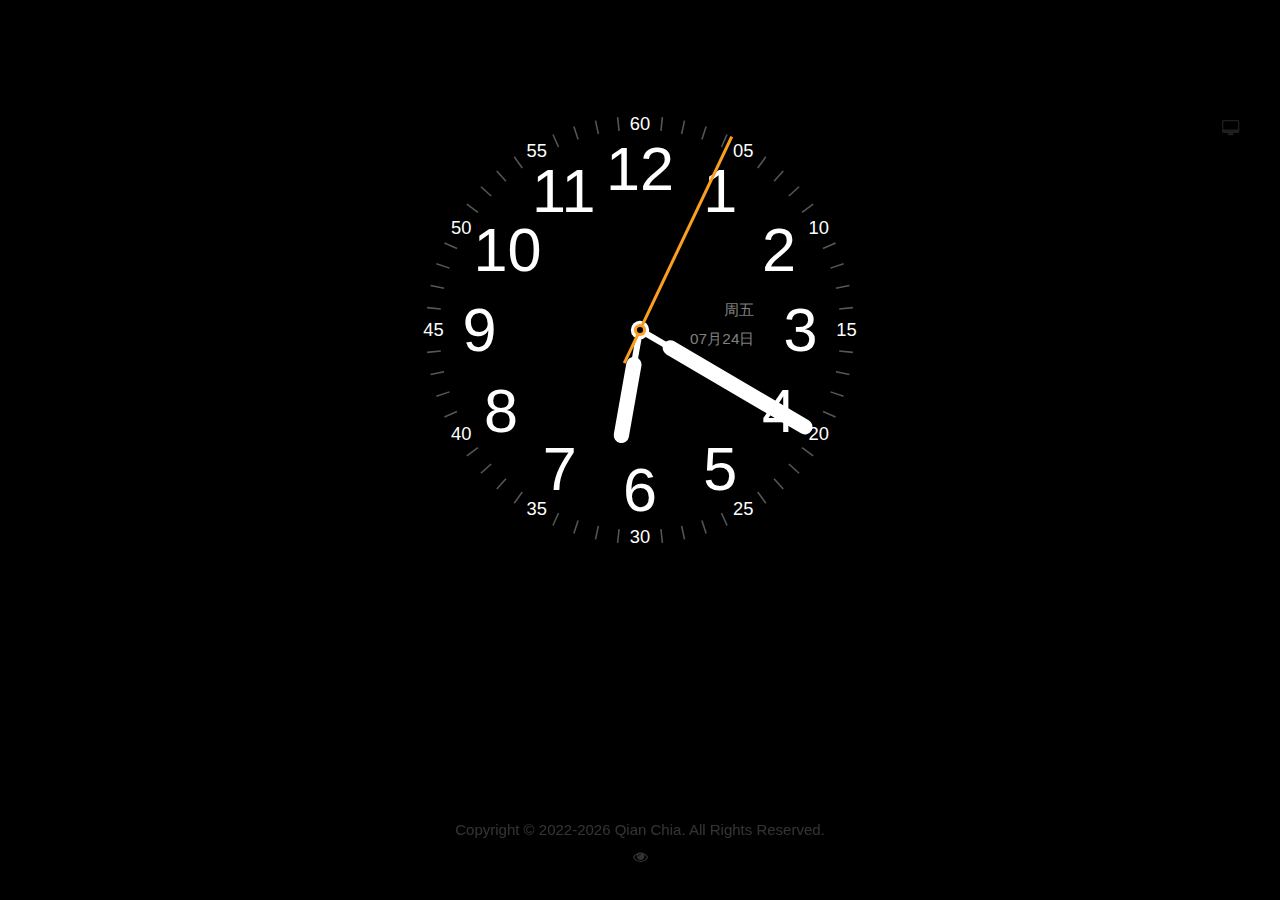
<file: index.html>
<!-- 
 * Copyright (C) Qian Chia Studio. All rights reserved.
 * Created by Qian Chia on 02/16/2022.
-->

<!DOCTYPE html>
<html>

<head>
    <meta charset="UTF-8">
    <title>Qian Chia's Clock</title>

    <link rel="stylesheet" href="./clock/index.css" media="screen" type="text/css" />
    <link rel="stylesheet" href="./clock/lib/css/font-awesome-4.3.0.min.css" />
    <link rel="stylesheet" href="./clock/lib/css/bootstrap-3.3.7.min.css" />

    <script src="./clock/lib/js/jquery-3.1.1.min.js"></script>
</head>

<body style="background-color:black">
    <noscript>
        <strong>We're sorry but this page doesn't work properly without JavaScript enabled. Please enable it to continue.</strong>
    </noscript>
    <iframe frameborder="0" src="./clock/index.html" width="100%" height="500px" scrolling="no" style="margin-top: 80px;"></iframe>

    <div class="frame_foot_copyright">
        <span id="copy-info"></span>
        <br />
        <span id="qian_container_page_pv">
            <i class="fa fa-eye"></i> <span id="qian_value_page_pv"></span>
        </span>
    </div>

    <script>
        var year = (new Date).getFullYear()
        if (year == 2022) {
            x = document.getElementById("copy-info");
            x.innerHTML = "Copyright © 2022 Qian Chia. All Rights Reserved.";
        } else {
            x = document.getElementById("copy-info");
            x.innerHTML = "Copyright © 2022-" + year + " Qian Chia. All Rights Reserved.";
        }
    </script>
    <script async src="https://repo.qianchia.com/qian-counter/counter.js"></script>
</body>

</html>
</file>
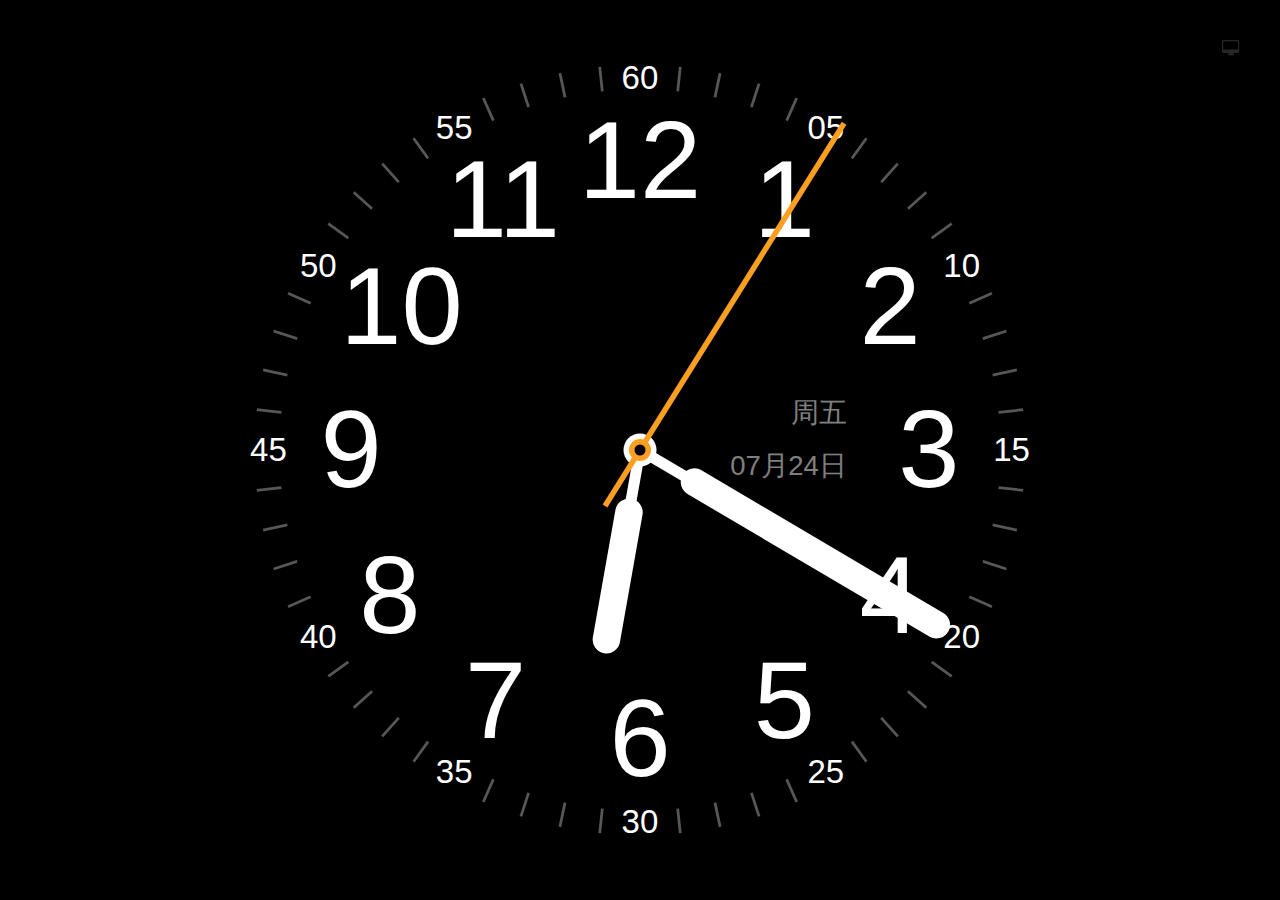
<file: clock/index.html>
<!-- 
 * Copyright (C) Qian Chia Studio. All rights reserved.
 * Created by Qian Chia on 02/16/2022.
-->

<!DOCTYPE html>

<html>

<head>
	<title>仿 Apple Watch 时钟</title>

	<meta charset="UTF-8" />
	<meta http-equiv="X-UA-Compatible" content="ie=edge" />
	<meta name="viewport" content="width=device-width, user-scalable=no, initial-scale=1.0, maximum-scale=1.0, minimum-scale=1.0" />

	<link rel="stylesheet" href="./index.css" media="screen" type="text/css" />
	<link rel="stylesheet" href="./lib/css/font-awesome-4.3.0.min.css" />

	<script src="./lib/js/jquery-3.1.1.min.js"></script>
</head>

<body>
	<noscript>
		<strong>We're sorry but this page doesn't work properly without JavaScript enabled. Please enable it to continue.</strong>
	</noscript>
	
	<div class="action">
		<div class="fullScreen" id="fullScreen">
			<i class="fa fa-desktop" aria-hidden="true"></i>
		</div>
		<div class="exitFullScreen" id="exitFullScreen" style="display: none;">
			<i class="fa fa-power-off" aria-hidden="true"></i>
		</div>
		<div class="styleSwitch" id="styleSwitch" style="display: none;">
			<i class="fa fa-exchange" aria-hidden="true"></i>
		</div>
		<div class="dateSwitch" id="dateSwitch" style="display: none;">
			<i class="fa fa-eye" aria-hidden="true"></i>
		</div>
	</div>

	<div class="fill">
		<div class="clock" id="utility-clock">
			<div class="centre" id="centre">
				<div class="dynamic"></div>
				<div class="expand round circle-1"></div>
				<div class="anchor hour">
					<div class="element thin-hand"></div>
					<div class="element fat-hand"></div>
				</div>
				<div class="anchor minute">
					<div class="element thin-hand"></div>
					<div class="element fat-hand minute-hand"></div>
				</div>
				<div class="anchor second">
					<div class="element second-hand"></div>
				</div>
				<div class="expand round circle-2"></div>
				<div class="expand round circle-3"></div>

				<div class="dates" id="dates" style="display: none;">
					<div class="clock-week" id="clock-week"></div>
					<div class="clock-date" id="clock-date"></div>
				</div>
			</div>

			<div class="line" style="display: none;">
				<div class="line-dates" id="line-dates" style="display: none;"></div>
				<div class="line-time" id="line-time">
					<span class="line-hm" id="line-hm"></span>
					<span class="line-s" id="line-s"></span>
				</div>
			</div>
		</div>
	</div>
	
	<script src="./lib/js/until.js"></script>
	<script src="./index.js"></script>

	<script>
		var style = 0;
		var isShowDates = 1;
		var isShowLunarDates = 0;
		var isExitComplexStyle = 0;

		var styleKey = "Clock-style";
		var isShowDatesKey = "Clock-isShowDates";
		var isShowFullClockKey = "Clock-isShowFullClock";
		var isExitComplexStyleKey = "Clock-isExitComplexStyle";

		$(function () {

			let styleCache = getLocalStorageData(styleKey);
			if (styleCache != null) {
				style = styleCache;
			}

			let isShowDatesCache = getLocalStorageData(isShowDatesKey);
			if (isShowDatesCache != null) {
				isShowDates = isShowDatesCache;
			}

			// console.log("initial:", getLocalStorageData(isExitComplexStyleKey));

			let isExitComplexStyleCache = getLocalStorageData(isExitComplexStyleKey);
			if (isExitComplexStyleCache != null && isExitComplexStyleCache != 0) {
				$("#fullScreen").css("display", "none");
				$("#exitFullScreen").css("display", "");
				if (isExitComplexStyleCache == 2) {
					$(".styleSwitch").css("display", "");
					$(".dateSwitch").css("display", "");
				}
				setLocalStorageData(isExitComplexStyleKey, 0);
				showCentreStyle();
				fullScreen();
			}

			initialIsShowDates();
			initialShowDates();

			// 显示样式切换

			$("#styleSwitch").on("click", function () {
				switchShowStyle();
			})

			// $("#centre").on("click", function () {
			// 	var isFull = !!(document.webkitIsFullScreen || document.mozFullScreen ||
			// 		document.msFullscreenElement || document.fullscreenElement
			// 	);
			// 	if (isFull == false) {
			// 		fullScreen();
			// 	} else {
			// 		switchShowStyle();
			// 	}
			// })

			// $("#line-time").on("click", function () {
			// 	switchShowStyle();
			// })

			function switchShowStyle() {
				switch (style) {
					case 0:
						style = 1;
						setLocalStorageData(styleKey, style);
						showLineStyle();
						break;
					case 1:
						var browser = getBrowserInfo();
						if (browser == "Chrome" || browser == "Edge") {
							style = 2;
							setLocalStorageData(styleKey, style);
							showFlipStyle();
						} else {
							style = 0;
							setLocalStorageData(styleKey, style);
							showCentreStyle();
						}
						break;
					// case 2:
					//   style = 3;
					//   setLocalStorageData(styleKey, style);
					//   showChineseStyle();
					//   break;
					// case 3:
					//   style = 0;
					//   setLocalStorageData(styleKey, style);
					//   showCentreStyle();
					//   break;
					case 2:
					case 3:
						setLocalStorageData(isShowFullClockKey, 1);
						style = 1;
						setLocalStorageData(styleKey, style);
						showLineStyle();
						break;
				}
			}

			// 是否显示日期切换
			$("#dateSwitch").on("click", function () {
				switch (isShowDates) {
					case 0:
						isShowDates = 1;
						setLocalStorageData(isShowDatesKey, isShowDates);
						showDates();
						break;
					case 1:
						isShowDates = 0;
						setLocalStorageData(isShowDatesKey, isShowDates);
						hideDates();
						break;
				}
			})

			// 日期样式切换

			$("#dates").on("click", function () {
				switch (isShowLunarDates) {
					case 0:
						isShowLunarDates = 1;
						break;
					case 1:
						isShowLunarDates = 0;
						break;
				}
				updateDates();
			})

			$("#line-dates").on("click", function () {
				switch (isShowLunarDates) {
					case 0:
						isShowLunarDates = 1;
						break;
					case 1:
						isShowLunarDates = 0;
						break;
				}
				updateDates();
			})

			// 全屏
			$("#fullScreen").on("click", function () {
				// $(".clock").css("display", "");
				fullScreen();
			})

			// 退出全屏
			$("#exitFullScreen").on("click", function () {
				// $(".clock").css("display", "none");
				let isShowFullClock = getLocalStorageData(isShowFullClockKey);
				if (isShowFullClock == 0 && (style == 2 || style == 3)) {
					switch (style) {
						case 2:
							setLocalStorageData(isShowFullClockKey, 1);
						  	setLocalStorageData(styleKey, style);
						  	showFlipStyle();
						  	break;
						case 3:
							setLocalStorageData(isShowFullClockKey, 1);
						  	setLocalStorageData(styleKey, style);
						  	showChineseStyle();
						  	break;
					}
				} else {
					exitFullscreen();
					showCentreStyle();
				}
			})
		})

		// 监听 window 是否全屏，并进行相应的操作,支持 esc 键退出
		window.onresize = function () {
			var isFull = !!(document.webkitIsFullScreen || document.mozFullScreen ||      // !document.webkitIsFullScreen 都为 true。因此用!!
				document.msFullscreenElement || document.fullscreenElement
			);
			if (isFull == false) {
				// $(".clock").css("display", "none");
				$(".centre").css("display", "");
				$(".line").css("display", "none");
				
				let isShowFullClock = getLocalStorageData(isShowFullClockKey);
				if (isShowFullClock == 0 && (style == 2 || style == 3)) {
					$("#fullScreen").css("display", "none");
					$("#exitFullScreen").css("display", "");
					$(".styleSwitch").css("display", "");
					$(".dateSwitch").css("display", "");
				} else {
					$("#fullScreen").css("display", "");
					$("#exitFullScreen").css("display", "none");
					$(".styleSwitch").css("display", "none");
					$(".dateSwitch").css("display", "none");
				}

				showCentreStyle();
				setLocalStorageData(isShowFullClockKey, 0);
			} else {
				// $(".clock").css("display", "");
				$("#fullScreen").css("display", "none");
				$("#exitFullScreen").css("display", "");
				$(".styleSwitch").css("display", "");
				$(".dateSwitch").css("display", "");

				initialStyle();
				setLocalStorageData(isShowFullClockKey, 1);
			}

			initialIsShowDates();
		}

		// 显示样式

		function initialStyle() {
			switch (style) {
				case 0:
					showCentreStyle();
					break;
				case 1:
					showLineStyle();
					break;
				case 2:
					showFlipStyle();
					break;
				case 3:
					showChineseStyle();
					break;
			}
		}

		function showCentreStyle() {
			$(".centre").css("display", "");
			$(".line").css("display", "none");
		}

		function showLineStyle() {
			$(".centre").css("display", "none");
			$(".line").css("display", "");
		}

		function showFlipStyle() {
			$(".centre").css("display", "none");
			$(".line").css("display", "none");

			window.location = "./flip/index.html";
		}

		function showChineseStyle() {
			$(".centre").css("display", "none");
			$(".line").css("display", "none");

			window.location = "./chinese/index.html";
		}

		// 是否显示日期

		function initialIsShowDates() {
			let isShowFullClock = getLocalStorageData(isShowFullClockKey);
			if (isShowFullClock == 1) {
				switch (isShowDates) {
					case 0:
						hideDates();
						break;
					case 1:
						showDates();
						break;
				}
			} else {
				showDates();
			}
		}

		function showDates() {
			$(".dates").css("display", "");
			$(".line-dates").css("display", "");
		}

		function hideDates() {
			$(".dates").css("display", "none");
			$(".line-dates").css("display", "none");
		}

		// 更新日期时间

		function initialShowDates() {
			updateDates();
			var timer = window.setInterval(function () {
				updateDates();
			}, 1 * 1000);      // 1 秒钟
		}

		function updateDates() {

			var weeks = ['日', '一', '二', '三', '四', '五', '六'];

			var now = new Date();
			var week = '周' + weeks[now.getDay()];
			var month = ((now.getMonth() + 1 < 10) ? ('0' + (now.getMonth() + 1)) : (now.getMonth() + 1)) + '月';
			var day = ((now.getDate() < 10) ? ('0' + now.getDate()) : now.getDate()) + '日';
			
			if (isShowLunarDates == 1) {
				month = formatDateM_lunar_A(now);
				day = formatDateD_lunar_A(now);
				if (day.indexOf("初" != -1)) {
					day = day.replace("日", "");
				}
			}
			
			var hours = ((now.getHours() < 10) ? ('0' + now.getHours()) : now.getHours());
			var minutes = ((now.getMinutes() < 10) ? ('0' + now.getMinutes()) : now.getMinutes());
			var seconds = ((now.getSeconds() < 10) ? ('0' + now.getSeconds()) : now.getSeconds());

			document.getElementById("clock-week").innerHTML = week;
			document.getElementById("clock-date").innerHTML = month + day;

			document.getElementById("line-dates").innerHTML = month + day + ' ' + week;
			document.getElementById("line-hm").innerHTML = hours + ':' + minutes;
			document.getElementById("line-s").innerHTML = seconds;
		}

		// 进入全屏
		function fullScreen() {
			var element = document.documentElement;
			if (element.requestFullscreen) {
				element.requestFullscreen();
			} else if (element.msRequestFullscreen) {
				element.msRequestFullscreen();
			} else if (element.mozRequestFullScreen) {
				element.mozRequestFullScreen();
			} else if (element.webkitRequestFullscreen) {
				element.webkitRequestFullscreen();
			}
		}

		// 退出全屏 
		function exitFullscreen() {
			if (document.exitFullscreen) {
				document.exitFullscreen();
			} else if (document.msExitFullscreen) {
				document.msExitFullscreen();
			} else if (document.mozCancelFullScreen) {
				document.mozCancelFullScreen();
			} else if (document.webkitExitFullscreen) {
				document.webkitExitFullscreen();
			}
		}

		// 通过内核判断各种浏览器 | 区分 360 与谷歌
		function getBrowserInfo() {
			var ua = navigator.userAgent.toLocaleLowerCase();
			// console.log("browser:", ua);
			var browserType = null;
			if (ua.match(/edg/) != null) {
				browserType = "Edge";
			} else if (ua.match(/msie/) != null || ua.match(/trident/) != null) {
				browserType = "IE";
				browserVersion = ua.match(/msie ([\d.]+)/) != null ? ua.match(/msie ([\d.]+)/)[1] : ua.match(/rv:([\d.]+)/)[1];
			} else if (ua.match(/firefox/) != null) {
				browserType = "火狐";
			} else if (ua.match(/ubrowser/) != null) {
				browserType = "UC";
			} else if (ua.match(/opera/) != null) {
				browserType = "欧朋";
			} else if (ua.match(/bidubrowser/) != null) {
				browserType = "百度";
			} else if (ua.match(/metasr/) != null) {
				browserType = "搜狗";
			} else if (ua.match(/tencenttraveler/) != null || ua.match(/qqbrowse/) != null) {
				browserType = "QQ";
			} else if (ua.match(/maxthon/) != null) {
				browserType = "遨游";
			} else if (ua.match(/chrome/) != null) {
				var is360 = _mime("type", "application/vnd.chromium.remoting-viewer");
				function _mime(option, value) {
					var mimeTypes = navigator.mimeTypes;
					for (var mt in mimeTypes) {
						if (mimeTypes[mt][option] == value) {
							return true;
						}
					}
					return false;
				}
				if (is360) {
					browserType = '360';
				} else {
					browserType = 'Chrome';
				}
			} else if (ua.match(/safari/) != null) {
				browserType = "Safari";
			}
			return browserType;
		}
	</script>
</body>

</html>
</file>
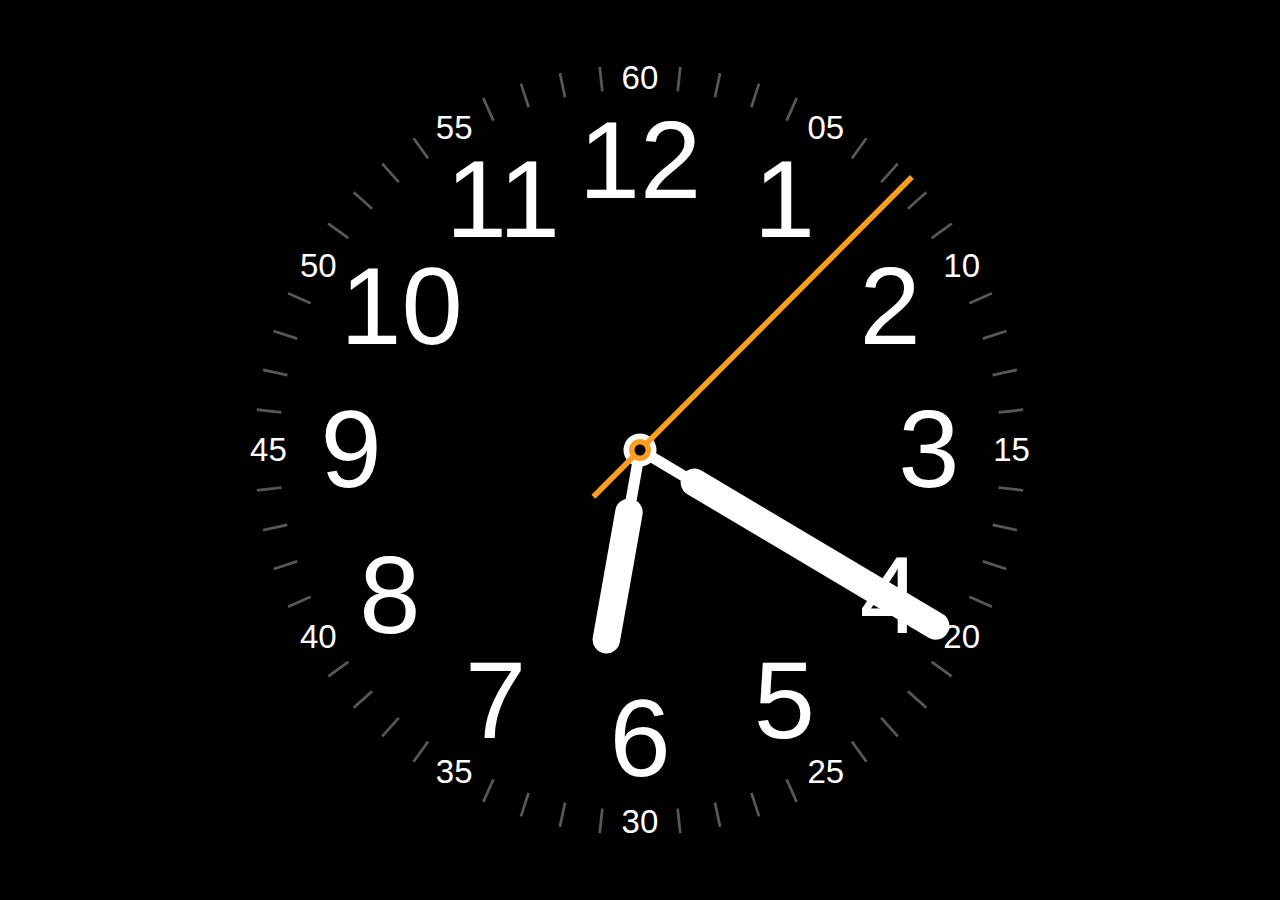
<file: clock/flip/index.html>
<!-- 
 * Copyright (C) Qian Chia Studio. All rights reserved.
 * Created by Qian Chia on 02/20/2022.
-->

<!-- <!DOCTYPE html> -->

<html>

<head>
	<title>Flip Clock</title>

	<meta charset="UTF-8" />
	<meta http-equiv="Content-Type" content="text/html; charset=utf-8" />
	<meta name="viewport" content="width=device-width, initial-scale=1" />

	<link rel="stylesheet" href="./index.css" media="screen" type="text/css" />
	<link rel="stylesheet" href="../lib/css/font-awesome-4.3.0.min.css" />

	<script src="../lib/js/jquery-3.1.1.min.js"></script>
</head>

<body>
	<noscript>
		<strong>We're sorry but this page doesn't work properly without JavaScript enabled. Please enable it to continue.</strong>
	</noscript>
	
	<div class="action">
		<div class="exitFullScreen" id="exitFullScreen">
			<i class="fa fa-power-off" aria-hidden="true"></i>
		</div>
		<div class="styleSwitch" id="styleSwitch">
			<i class="fa fa-exchange" aria-hidden="true"></i>
		</div>
		<div class="dateSwitch" id="dateSwitch">
			<i class="fa fa-eye" aria-hidden="true"></i>
		</div>
	</div>

	<div id="box">
		<div id="content">
			<div class="clock" id="flipclock"></div>
			<h1 class="date" id='ShowDate' style="display: none;"></h1>
		</div>	
	</div>

	<script src="../lib/js/until.js"></script>
	<script src="./index.js"></script>

	<script type="text/javascript">
		// mobile
		// if(/Android|webOS|iPhone|iPod|BlackBerry/i.test(navigator.userAgent)) {
		// 	document.getElementById('flipclock').setAttribute("style","zoom:1.5;");
		// 	document.getElementById('ShowDate').setAttribute("style","zoom:1.5;");
		// }
		document.getElementById('flipclock').setAttribute("style", "zoom:4.0;");
		document.getElementById('ShowDate').setAttribute("style", "zoom:2.7;");

		var clock;
		var styleKey = "Clock-style";
		var isShowDates = 1;
		var isShowLunarDates = 0;
		var isShowDatesKey = "Clock-isShowDates";
		var isShowFullClockKey = "Clock-isShowFullClock";

		$(document).ready(function () {

			clock = $('.clock').FlipClock({
				// clockFace: 'TwelveHourClock',				// 12 小时制
				clockFace: 'TwentyFourHourClock',			// 24 小时制
				showSeconds: false
			});

			var dates = document.querySelector('#box');
			autoResize(dates, 295 + 32 + 32 + 600);

			let isShowDatesCache = getLocalStorageData(isShowDatesKey);
			if (isShowDatesCache != null) {
				isShowDates = isShowDatesCache;
			}

			initialShowDates();
			initialIsShowDates();

			// 显示样式切换

			$("#styleSwitch").on("click", function () {
				switchShowStyle();
			})

			// $("#flipclock").on("click", function () {
			// 	switchShowStyle();
			// })

			function switchShowStyle() {
				showChineseStyle();
			}

			// 是否显示日期切换
			$("#dateSwitch").on("click", function () {
				switch (isShowDates) {
					case 0:
						isShowDates = 1;
						setLocalStorageData(isShowDatesKey, isShowDates);
						showDates();
						break;
					case 1:
						isShowDates = 0;
						setLocalStorageData(isShowDatesKey, isShowDates);
						hideDates();
						break;
				}
			})

			// 日期样式切换

			$("#ShowDate").on("click", function () {
				switch (isShowLunarDates) {
					case 0:
						isShowLunarDates = 1;
						break;
					case 1:
						isShowLunarDates = 0;
						break;
				}
				updateDates();
			})

			// 退出全屏
			$("#exitFullScreen").on("click", function () {
				exitFullscreen();
				// showCentreStyle();
			})
		});

		function autoResize(element, nativeSize) {

			var update = function () {
				var scale = Math.min(window.innerWidth, window.innerHeight) / nativeSize
				element.style.transform = element.style.webkitTransform = 'scale(' + scale.toFixed(3) + ')'
			}
			update()
			window.addEventListener('resize', update)
		}

		// 更新日期时间

		function initialShowDates() {
			updateDates();
			var i = 0
			var timer = window.setInterval(function () {
				i++;
				if (i == 60) {
					updateDates();
					i = 0;
				}
				if (i % 2 == 0) {
					$(".flip-clock-dot").css("background", "rgba(170, 170, 170, 0.9)");
				} else {
					$(".flip-clock-dot").css("background", "rgba(170, 170, 170, 1.0)");
				}
			}, 1 * 1000);      // 1 秒钟
		}

		function updateDates() {

			setDate();
		}

		function setDate() {
			var month = ['Jan.', 'Feb.', 'Mar.', 'Apr.', 'May', 'June', 'Jul.', 'Aug.', 'Sept.', 'Oct.', 'Nov.', 'Dec.'];
			var week = ['Sun.', 'Mon.', 'Tues.', 'Wed.', 'Thur.', 'Fri.', 'Sat.'];
			var d = new Date();

			var month = ((d.getMonth() + 1) < 10 ? ('0' + (d.getMonth() + 1)) : (d.getMonth() + 1)) + "月";
			var day = (d.getDate() < 10 ? ('0' + d.getDate()) : d.getDate()) + "日";
			
			if (isShowLunarDates == 1) {
				month = formatDateM_lunar_A(d);
				day = formatDateD_lunar_A(d);
				if (day.indexOf("初" != -1)) {
					day = day.replace("日", "");
				}
			}

			document.getElementById('ShowDate').innerHTML = month + day + ' 周' + '日一二三四五六'.charAt(new Date().getDay());
			// document.getElementById('ShowDate').innerHTML = week[d.getDay()] + " " + month[d.getMonth()] + " " + d.getDate() + ", " + d.getFullYear();
		}

		// 是否显示日期

		function initialIsShowDates() {
			switch (isShowDates) {
				case 0:
					hideDates();
					break;
				case 1:
					showDates();
					break;
			}
		}

		function showDates() {
			$(".date").css("display", "");
		}

		function hideDates() {
			$(".date").css("display", "none");
		}

		// 显示样式

		function showCentreStyle() {
			style = 0;
			setLocalStorageData(styleKey, style);
			pushBackPage(2);
		}

		function showChineseStyle() {
			style = 3;
			setLocalStorageData(styleKey, style);

			window.location = "../chinese/index.html";
		}

		// 返回上一页
		function pushBackPage(key) {
			var isExitComplexStyleKey = "Clock-isExitComplexStyle";
			setLocalStorageData(isExitComplexStyleKey, key);

			window.location.href = "..";
		}

		// 退出全屏 
		function exitFullscreen() {
			pushBackPage(1);
		}

		// 监听 window 是否全屏，并进行相应的操作,支持 esc 键退出
		window.onresize = function () {
			var isFull = !!(document.webkitIsFullScreen || document.mozFullScreen ||      // !document.webkitIsFullScreen 都为 true。因此用!!
				document.msFullscreenElement || document.fullscreenElement
			);
			if (isFull == false) {
				pushBackPage(0);
				setLocalStorageData(isShowFullClockKey, 0);
			} else {
				setLocalStorageData(isShowFullClockKey, 1);
			}
		}
	</script>
</body>

</html>
</file>
<file: clock/index.css>
/**  
 * Copyright (C) Qian Chia Studio. All rights reserved.
 * Created by Qian Chia on 02/16/2022.
 */

body {
    background: black;
}

:-webkit-full-screen {
    background: black !important;
}

.action {
    display: block;
    position: fixed;
    top: 40px;
    right: 40px;
    width: 20px;
    height: auto;
    text-align: center;
    color: rgba(255, 255, 255, 0.15);
    /* border: 1px solid red; */
    z-index: 1000;
}

.action .fullScreen {
    display: block;
    width: 20px; 
    height: 20px;
    cursor: pointer;
}

.action .exitFullScreen {
    display: block;
    width: 20px; 
    height: 20px;
    cursor: pointer;
}

.action .styleSwitch {
    display: block;
    margin-top: 35px;
    width: 20px; 
    height: 20px;
    cursor: pointer;
}

.action .dateSwitch {
    display: block;
    margin-top: 35px;
    width: 20px; 
    height: 20px;
    cursor: pointer;
}

.clock {
    position: absolute;
    opacity: 1;
}

.fill .clock {
    left: 50%;
    top: 50%;
}

.centre {
    position: absolute;
    top: 50%;
    left: 50%;
    width: 0;
    height: 0;
    /* cursor: pointer; */
}

.expand {
    position: absolute;
    top: 0;
    left: 0;
    transform: translate(-50%, -50%);
}

.anchor {
    position: absolute;
    top: 0;
    left: 0;
    width: 0;
    height: 0;
}

.element {
    position: absolute;
    top: 0;
    left: 0;
}

.round {
    border-radius: 296px;
}

.circle-1 {
    background: white;
    width: 12px;
    height: 12px;
}

.circle-2 {
    background: #FA9F22;
    width: 8px;
    height: 8px;
}

.circle-3 {
    background: black;
    width: 4px;
    height: 4px;
}

.second {
    transform: rotate(180deg);
}

.minute {
    transform: rotate(54deg);
}

.second-hand {
    width: 2px;
    height: 164px;
    background: #FA9F22;
    transform: translate(-50%,-100%) translateY(24px);
}

.hour {
    transform: rotate(304.5deg);
}

.thin-hand {
    width: 4px;
    height: 50px;
    background: white;
    transform: translate(-50%,-100%);
}

.fat-hand {
    width: 10px;
    height: 57px;
    border-radius: 10px;
    background: white;
    transform: translate(-50%,-100%) translateY(-18px);
}

.minute-hand {
    height: 112px;
}

.hour-text {
    position: absolute;
    font: 40px Hei, Helvetica, Arial, sans-serif;
    color: white;
    transform: translate(-50%,-50%);
}

.hour-10 {
    padding-left: 0.4ex;
}
.hour-11 {
    padding-left: 0.25ex;
}

.minute-text {
    position: absolute;
    font: 12px Avenir Next, Helvetica, Arial, sans-serif;
    color: white;
    transform: translate(-50%,-50%);
}

.minute-line {
    background: white;
    width: 1px;
    height: 9px;
    transform: translate(-50%,-100%) translateY(-131px);
    opacity: 0.34;
}

.dates {
    width: 75px;
    text-align: right;
    margin-top: -20px;
    font: 10px Avenir Next, Helvetica, Arial, sans-serif;
    color: rgba(255, 255, 255, 0.5);
}

.dates .clock-week {
}

.dates .clock-date {
    margin-top: 5px;
}

.line {
    margin-left: -90px;
    margin-top: -40px;
    text-align: center;
    color: rgba(255, 255, 255, 0.9);
}

.line .line-time {
    /* cursor: pointer; */
}

.line .line-dates {
    font: 20px Avenir Next, Helvetica, Arial, sans-serif;
}

.line .line-hm {
    font-weight: bold;
    font: 120px Avenir Next, Helvetica, Arial, sans-serif;
}

.line .line-s {
    font: 30px Avenir Next, Helvetica, Arial, sans-serif;
}

@media screen and (max-width: 1368px) {
    .line {
        margin-left: -80px;
        margin-top: -45px;
    }

    .line .line-dates {
        font: 15px Avenir Next, Helvetica, Arial, sans-serif;
    }
    
    .line .line-hm {
        font-weight: bold;
        font: 95px Avenir Next, Helvetica, Arial, sans-serif;
    }
    
    .line .line-s {
        font: 25px Avenir Next, Helvetica, Arial, sans-serif;
    }
}

@media screen and (max-width: 1024px) {
    .line {
        margin-left: -95px;
        margin-top: -50px;
    }
    .line .line-dates {
        font: 20px Avenir Next, Helvetica, Arial, sans-serif;
    }
    
    .line .line-hm {
        font-weight: bold;
        font: 100px Avenir Next, Helvetica, Arial, sans-serif;
    }
    
    .line .line-s {
        font: 30px Avenir Next, Helvetica, Arial, sans-serif;
    }
}

@media screen and (max-width: 915px) {
    .line {
        margin-left: -120px;
        margin-top: -55px;
    }
}

/**
 * copyright
 */

.frame_foot_copyright {
    display: flex;
    position: fixed;
    bottom: 30px;
    width: 100%;
    line-height: 27px;
    display: block;
    text-align: center;
    color: rgba(255, 255, 255, 0.2);
    font-size: 15px;
}
</file>
<file: clock/flip/index.css>
/**  
 * Copyright (C) Qian Chia Studio. All rights reserved.
 * Created by Qian Chia on 02/20/2022.
 */

* {
    margin: 0;
    padding: 0;
}

body {
    display: flex;
    text-align: center;
    justify-content: center;
    align-items: center;
    /*min-height: 100vh;*/
    background: #000;
}

#menu {
    /* display: block; */
    float: right;
    margin-top: calc(-30%);
    margin-right: calc(-54px);
}

.action {
    display: block;
    position: fixed;
    top: 40px;
    right: 40px;
    width: 20px;
    height: auto;
    padding-top: 3px;
    text-align: center;
    color: rgba(255, 255, 255, 0.15);
    /* border: 1px solid red; */
    z-index: 1000;
}

.action .exitFullScreen {
    display: block;
    width: 20px;
    height: 20px;
    cursor: pointer;
}

.action .styleSwitch {
    display: block;
    margin-top: 35px;
    width: 20px;
    height: 20px;
    cursor: pointer;
}

.action .dateSwitch {
    display: block;
    margin-top: 35px;
    width: 20px;
    height: 20px;
    cursor: pointer;
}

.clock {
    /* width: 100%; */
    /* zoom: 4; */
    /* cursor: pointer; */
}

.flip-clock-dot {
    background: #aaa;
    /*background: #ffffff;*/
}

.flip-clock-meridium a {
    color: #aaa;
    /*color: #ffffff;*/
}

h1 {
    /* font-family: "Microsoft YaHei"; */
    /* font-family: "Helvetica Neue", Helvetica, sans-serif; */
    font-family: sans-serif, Times, TimesNR, 'New Century Schoolbook', Georgia, 'New York', serif;
    color: #aaa;
    text-align: center;
    zoom: 4;
}

#box {
    display: table;
}

#content {
    /*color: #fff;*/
    text-align: center;
    display: table-cell;
    vertical-align: middle;
}

#mask {
    width: 100%;
    height: 100%;
    background: rgba(0, 0, 0, 0.5);
    position: absolute;
    z-index: 10;
    top: 0;
    left: 0;
}

/* Get the bourbon mixin from http://bourbon.io */
/* Reset */
.flip-clock-wrapper * {
    -webkit-box-sizing: border-box;
    -moz-box-sizing: border-box;
    -ms-box-sizing: border-box;
    -o-box-sizing: border-box;
    box-sizing: border-box;
    -webkit-backface-visibility: hidden;
    -moz-backface-visibility: hidden;
    -ms-backface-visibility: hidden;
    -o-backface-visibility: hidden;
    backface-visibility: hidden;
}

.flip-clock-wrapper a {
    /* cursor: pointer; */
    text-decoration: none;
    color: #aaa;
}

/* .flip-clock-wrapper a:hover {
  color: #fff; } */

.flip-clock-wrapper ul {
    list-style: none;
}

.flip-clock-wrapper.clearfix:before,
.flip-clock-wrapper.clearfix:after {
    content: " ";
    display: table;
}

.flip-clock-wrapper.clearfix:after {
    clear: both;
}

.flip-clock-wrapper.clearfix {
    *zoom: 1;
}

/* Main */
.flip-clock-wrapper {
    font: normal 11px "Helvetica Neue", Helvetica, sans-serif;
    -webkit-user-select: none;
}

.flip-clock-meridium {
    background: none !important;
    box-shadow: 0 0 0 !important;
    font-size: 36px !important;
}

.flip-clock-meridium a {
    color: #313333;
}

.flip-clock-wrapper {
    text-align: center;
    position: relative;
    width: 100%;
    margin: 1em;
}

.flip-clock-wrapper:before,
.flip-clock-wrapper:after {
    content: " ";
    /* 1 */
    display: table;
    /* 2 */
}

.flip-clock-wrapper:after {
    clear: both;
}

/* Skeleton */
.flip-clock-wrapper ul {
    position: relative;
    float: left;
    margin: 5px;
    width: 60px;
    height: 90px;
    font-size: 80px;
    font-weight: bold;
    line-height: 87px;
    border-radius: 6px;
    background: #000;
}

.flip-clock-wrapper ul li {
    z-index: 1;
    position: absolute;
    left: 0;
    top: 0;
    width: 100%;
    height: 100%;
    line-height: 87px;
    text-decoration: none !important;
}

.flip-clock-wrapper ul li:first-child {
    z-index: 2;
}

.flip-clock-wrapper ul li a {
    display: block;
    height: 100%;
    -webkit-perspective: 200px;
    -moz-perspective: 200px;
    perspective: 200px;
    margin: 0 !important;
    overflow: visible !important;
    cursor: default !important;
}

.flip-clock-wrapper ul li a div {
    z-index: 1;
    position: absolute;
    left: 0;
    width: 100%;
    height: 50%;
    font-size: 80px;
    overflow: hidden;
    outline: 1px solid transparent;
}

.flip-clock-wrapper ul li a div .shadow {
    position: absolute;
    width: 100%;
    height: 100%;
    z-index: 2;
}

.flip-clock-wrapper ul li a div.up {
    -webkit-transform-origin: 50% 100%;
    -moz-transform-origin: 50% 100%;
    -ms-transform-origin: 50% 100%;
    -o-transform-origin: 50% 100%;
    transform-origin: 50% 100%;
    top: 0;
}

.flip-clock-wrapper ul li a div.up:after {
    content: "";
    position: absolute;
    top: 44px;
    left: 0;
    z-index: 5;
    width: 100%;
    height: 3px;
    background-color: #000;
    /* background-color: rgba(0, 0, 0, 0.4);  */
}

.flip-clock-wrapper ul li a div.down {
    -webkit-transform-origin: 50% 0;
    -moz-transform-origin: 50% 0;
    -ms-transform-origin: 50% 0;
    -o-transform-origin: 50% 0;
    transform-origin: 50% 0;
    bottom: 0;
    border-bottom-left-radius: 6px;
    border-bottom-right-radius: 6px;
}

.flip-clock-wrapper ul li a div div.inn {
    position: absolute;
    left: 0;
    z-index: 1;
    width: 100%;
    height: 200%;
    color: #aaa;
    text-shadow: 0 1px 2px #000;
    text-align: center;
    background-color: #222;
    border-radius: 6px;
    font-size: 70px;
}

.flip-clock-wrapper ul li a div.up div.inn {
    top: 0;
}

.flip-clock-wrapper ul li a div.down div.inn {
    bottom: 0;
}

/* PLAY */
.flip-clock-wrapper ul.play li.flip-clock-before {
    z-index: 3;
}

.flip-clock-wrapper .flip {
    box-shadow: 0 2px 5px rgba(0, 0, 0, 0.7);
}

.flip-clock-wrapper ul.play li.flip-clock-active {
    -webkit-animation: asd 0.01s 0.49s linear both;
    -moz-animation: asd 0.01s 0.49s linear both;
    animation: asd 0.01s 0.49s linear both;
    z-index: 5;
}

.flip-clock-divider {
    float: left;
    display: inline-block;
    position: relative;
    width: 20px;
    height: 100px;
}

.flip-clock-divider:first-child {
    width: 0;
}

.flip-clock-dot {
    display: block;
    background: #323434;
    width: 10px;
    height: 10px;
    position: absolute;
    border-radius: 50%;
    box-shadow: 0 0 5px rgba(0, 0, 0, 0.5);
    left: 5px;
}

.flip-clock-divider .flip-clock-label {
    position: absolute;
    top: -1.5em;
    right: -86px;
    color: black;
    text-shadow: none;
}

.flip-clock-divider.minutes .flip-clock-label {
    right: -88px;
}

.flip-clock-divider.seconds .flip-clock-label {
    right: -91px;
}

.flip-clock-dot.top {
    top: 30px;
}

.flip-clock-dot.bottom {
    bottom: 30px;
}

@-webkit-keyframes asd {
    0% {
        z-index: 2;
    }

    100% {
        z-index: 4;
    }
}

@-moz-keyframes asd {
    0% {
        z-index: 2;
    }

    100% {
        z-index: 4;
    }
}

@-o-keyframes asd {
    0% {
        z-index: 2;
    }

    100% {
        z-index: 4;
    }
}

@keyframes asd {
    0% {
        z-index: 2;
    }

    100% {
        z-index: 4;
    }
}

.flip-clock-wrapper ul.play li.flip-clock-active .down {
    z-index: 2;
    -webkit-animation: turn 0.5s 0.5s linear both;
    -moz-animation: turn 0.5s 0.5s linear both;
    animation: turn 0.5s 0.5s linear both;
}

@-webkit-keyframes turn {
    0% {
        -webkit-transform: rotateX(90deg);
    }

    100% {
        -webkit-transform: rotateX(0deg);
    }
}

@-moz-keyframes turn {
    0% {
        -moz-transform: rotateX(90deg);
    }

    100% {
        -moz-transform: rotateX(0deg);
    }
}

@-o-keyframes turn {
    0% {
        -o-transform: rotateX(90deg);
    }

    100% {
        -o-transform: rotateX(0deg);
    }
}

@keyframes turn {
    0% {
        transform: rotateX(90deg);
    }

    100% {
        transform: rotateX(0deg);
    }
}

.flip-clock-wrapper ul.play li.flip-clock-before .up {
    z-index: 2;
    -webkit-animation: turn2 0.5s linear both;
    -moz-animation: turn2 0.5s linear both;
    animation: turn2 0.5s linear both;
}

@-webkit-keyframes turn2 {
    0% {
        -webkit-transform: rotateX(0deg);
    }

    100% {
        -webkit-transform: rotateX(-90deg);
    }
}

@-moz-keyframes turn2 {
    0% {
        -moz-transform: rotateX(0deg);
    }

    100% {
        -moz-transform: rotateX(-90deg);
    }
}

@-o-keyframes turn2 {
    0% {
        -o-transform: rotateX(0deg);
    }

    100% {
        -o-transform: rotateX(-90deg);
    }
}

@keyframes turn2 {
    0% {
        transform: rotateX(0deg);
    }

    100% {
        transform: rotateX(-90deg);
    }
}

.flip-clock-wrapper ul li.flip-clock-active {
    z-index: 3;
}

/* SHADOW */
.flip-clock-wrapper ul.play li.flip-clock-before .up .shadow {
    background: -moz-linear-gradient(top, rgba(0, 0, 0, 0.1) 0%, black 100%);
    background: -webkit-gradient(linear, left top, left bottom, color-stop(0%, rgba(0, 0, 0, 0.1)), color-stop(100%, black));
    background: linear, top, rgba(0, 0, 0, 0.1) 0%, black 100%;
    background: -o-linear-gradient(top, rgba(0, 0, 0, 0.1) 0%, black 100%);
    background: -ms-linear-gradient(top, rgba(0, 0, 0, 0.1) 0%, black 100%);
    background: linear, to bottom, rgba(0, 0, 0, 0.1) 0%, black 100%;
    -webkit-animation: show 0.5s linear both;
    -moz-animation: show 0.5s linear both;
    animation: show 0.5s linear both;
}

.flip-clock-wrapper ul.play li.flip-clock-active .up .shadow {
    background: -moz-linear-gradient(top, rgba(0, 0, 0, 0.1) 0%, black 100%);
    background: -webkit-gradient(linear, left top, left bottom, color-stop(0%, rgba(0, 0, 0, 0.1)), color-stop(100%, black));
    background: linear, top, rgba(0, 0, 0, 0.1) 0%, black 100%;
    background: -o-linear-gradient(top, rgba(0, 0, 0, 0.1) 0%, black 100%);
    background: -ms-linear-gradient(top, rgba(0, 0, 0, 0.1) 0%, black 100%);
    background: linear, to bottom, rgba(0, 0, 0, 0.1) 0%, black 100%;
    -webkit-animation: hide 0.5s 0.3s linear both;
    -moz-animation: hide 0.5s 0.3s linear both;
    animation: hide 0.5s 0.3s linear both;
}

/*DOWN*/
.flip-clock-wrapper ul.play li.flip-clock-before .down .shadow {
    background: -moz-linear-gradient(top, black 0%, rgba(0, 0, 0, 0.1) 100%);
    background: -webkit-gradient(linear, left top, left bottom, color-stop(0%, black), color-stop(100%, rgba(0, 0, 0, 0.1)));
    background: linear, top, black 0%, rgba(0, 0, 0, 0.1) 100%;
    background: -o-linear-gradient(top, black 0%, rgba(0, 0, 0, 0.1) 100%);
    background: -ms-linear-gradient(top, black 0%, rgba(0, 0, 0, 0.1) 100%);
    background: linear, to bottom, black 0%, rgba(0, 0, 0, 0.1) 100%;
    -webkit-animation: show 0.5s linear both;
    -moz-animation: show 0.5s linear both;
    animation: show 0.5s linear both;
}

.flip-clock-wrapper ul.play li.flip-clock-active .down .shadow {
    background: -moz-linear-gradient(top, black 0%, rgba(0, 0, 0, 0.1) 100%);
    background: -webkit-gradient(linear, left top, left bottom, color-stop(0%, black), color-stop(100%, rgba(0, 0, 0, 0.1)));
    background: linear, top, black 0%, rgba(0, 0, 0, 0.1) 100%;
    background: -o-linear-gradient(top, black 0%, rgba(0, 0, 0, 0.1) 100%);
    background: -ms-linear-gradient(top, black 0%, rgba(0, 0, 0, 0.1) 100%);
    background: linear, to bottom, black 0%, rgba(0, 0, 0, 0.1) 100%;
    -webkit-animation: hide 0.5s 0.3s linear both;
    -moz-animation: hide 0.5s 0.3s linear both;
    animation: hide 0.5s 0.2s linear both;
}

@-webkit-keyframes show {
    0% {
        opacity: 0;
    }

    100% {
        opacity: 1;
    }
}

@-moz-keyframes show {
    0% {
        opacity: 0;
    }

    100% {
        opacity: 1;
    }
}

@-o-keyframes show {
    0% {
        opacity: 0;
    }

    100% {
        opacity: 1;
    }
}

@keyframes show {
    0% {
        opacity: 0;
    }

    100% {
        opacity: 1;
    }
}

@-webkit-keyframes hide {
    0% {
        opacity: 1;
    }

    100% {
        opacity: 0;
    }
}

@-moz-keyframes hide {
    0% {
        opacity: 1;
    }

    100% {
        opacity: 0;
    }
}

@-o-keyframes hide {
    0% {
        opacity: 1;
    }

    100% {
        opacity: 0;
    }
}

@keyframes hide {
    0% {
        opacity: 1;
    }

    100% {
        opacity: 0;
    }
}
</file>
